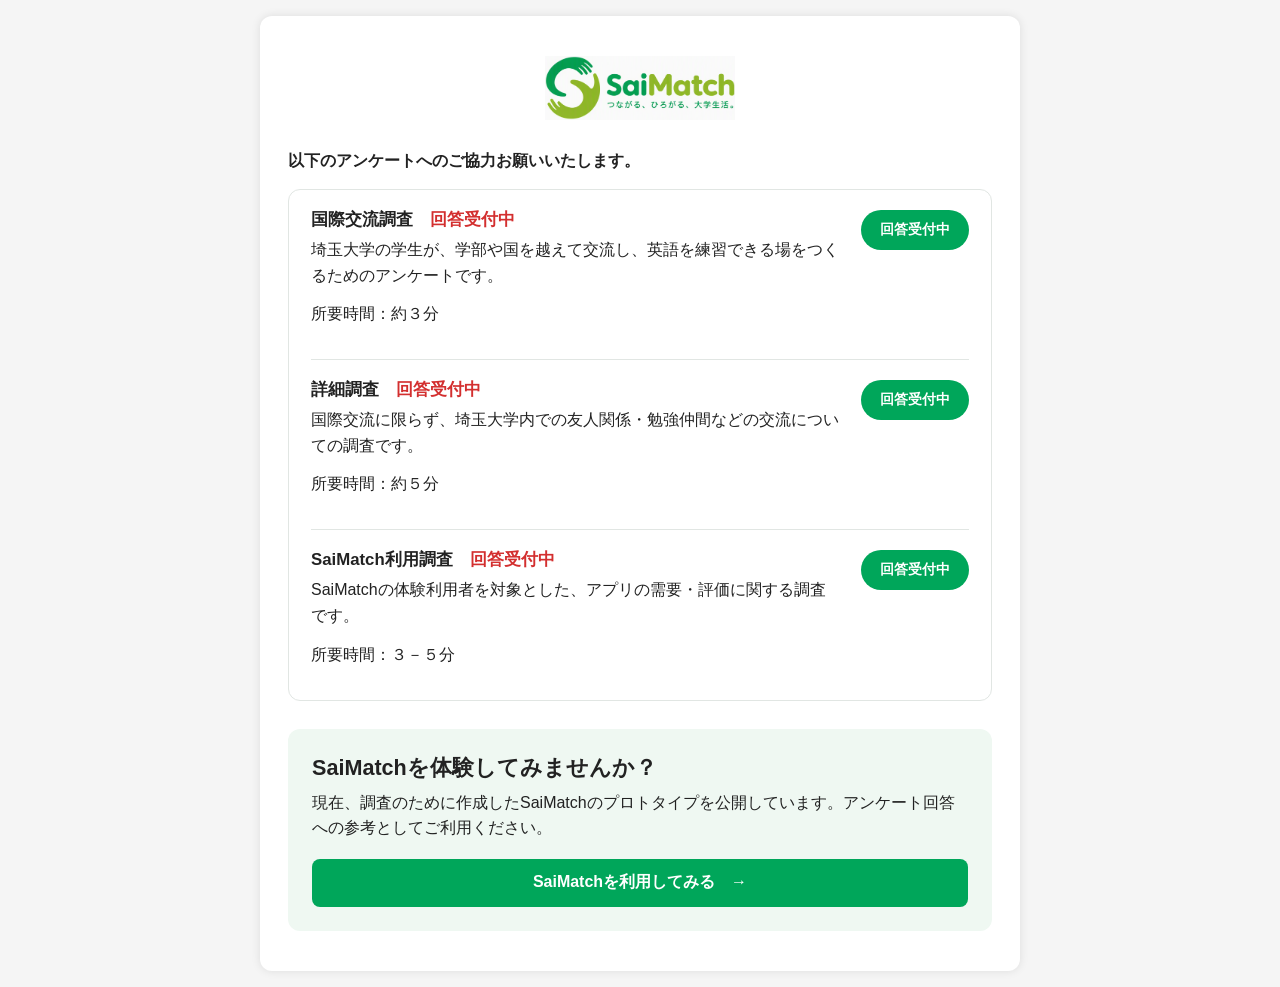
<file: index.html>
<!DOCTYPE html>
<html lang="ja">
<head>
    <meta charset="UTF-8">
    <meta name="viewport" content="width=device-width, initial-scale=1.0">
    <link rel="icon" href="./SaiMatch-favicon.ico" type="image/x-icon">
    <link rel="icon" href="./icon-192.png" type="image/png" sizes="192x192">
    <link rel="icon" href="./icon-512.png" type="image/png" sizes="512x512">
    <link rel="apple-touch-icon" href="./apple-touch-icon.png" sizes="180x180">
    <link rel="manifest" href="./site.webmanifest">
    <meta name="apple-mobile-web-app-capable" content="yes">
    <meta name="apple-mobile-web-app-title" content="SaiMatch">
    <meta name="apple-mobile-web-app-status-bar-style" content="default">
    <meta name="theme-color" content="#00a65a">
    <title>SaiMatch</title>
    <script>
        (function (w, d, s, l, i) {
            w[l] = w[l] || [];
            w[l].push({ "gtm.start": new Date().getTime(), event: "gtm.js" });
            var f = d.getElementsByTagName(s)[0];
            var j = d.createElement(s);
            var dl = l !== "dataLayer" ? "&l=" + l : "";
            j.async = true;
            j.src = "https://www.googletagmanager.com/gtm.js?id=" + i + dl;
            f.parentNode.insertBefore(j, f);
        })(window, document, "script", "dataLayer", "GTM-MD7WG4DV");
    </script>
    <style>
        * {
            box-sizing: border-box;
        }

        body {
            display: flex;
            align-items: center;
            justify-content: center;
            min-height: 100vh;
            margin: 0;
            padding: 16px;
            background-color: #f5f5f5;
            color: #222;
            font-family: Arial, sans-serif;
        }

        main {
            width: 100%;
            max-width: 760px;
            padding: 40px 28px;
            border-radius: 12px;
            background: #fff;
            box-shadow: 0 0 10px rgba(0, 0, 0, 0.1);
        }

        .logo {
            display: block;
            width: 190px;
            max-width: 70%;
            height: auto;
            margin: 0 auto 28px;
        }

        h1.surveyIntro {
            margin: 0;
            font-size: 1rem;
            font-weight: 600;
            line-height: 1.6;
            text-align: left;
        }

        .button {
            display: flex;
            align-items: center;
            justify-content: center;
            width: 100%;
            min-height: 48px;
            margin-top: 16px;
            padding: 12px 16px;
            border: 0;
            border-radius: 8px;
            background: #00a65a;
            color: #fff;
            font: inherit;
            font-size: 1rem;
            font-weight: bold;
            text-decoration: none;
            cursor: pointer;
        }

        .button:focus-visible {
            outline: 3px solid #222;
            outline-offset: 3px;
        }

        .surveyOption {
            display: flex;
            align-items: flex-start;
            justify-content: space-between;
            gap: 20px;
            padding: 18px 0;
            color: inherit;
            text-decoration: none;
            text-align: left;
        }

        a.surveyOption:focus-visible {
            outline: 3px solid #222;
            outline-offset: 4px;
            border-radius: 8px;
        }

        .surveyContent {
            flex: 1;
            min-width: 0;
        }

        .surveyList {
            margin-top: 16px;
            padding: 0 22px;
            border: 1px solid #e1e6e3;
            border-radius: 12px;
        }

        .surveyOption + .surveyOption {
            border-top: 1px solid #e1e6e3;
        }

        .surveyTitle {
            margin: 0 0 6px;
            font-size: 1.05rem;
            font-weight: 600;
        }

        .surveyStatus {
            color: #d32f2f;
        }

        .surveyDescription {
            margin: 0;
            line-height: 1.6;
        }

        .surveyOption .button {
            width: auto;
            min-width: 108px;
            min-height: 40px;
            flex: 0 0 auto;
            margin-top: 2px;
            padding: 8px 16px;
            border-radius: 999px;
            font-size: 0.875rem;
            font-weight: 700;
        }

        .appPromotion {
            margin-top: 28px;
            padding: 24px;
            border-radius: 12px;
            background: #eff8f2;
        }

        .appPromotion h2 {
            margin: 0;
            font-size: 1.35rem;
        }

        .appPromotion p {
            margin: 8px 0 0;
            line-height: 1.6;
        }

        .appPromotion .button {
            margin-top: 18px;
        }

        @media (max-width: 768px) {
            body {
                padding: 0;
            }

            main {
                display: flex;
                flex-direction: column;
                justify-content: center;
                min-height: 100vh;
                max-width: 100%;
                padding: 28px 16px;
                border-radius: 0;
                box-shadow: none;
            }

            .surveyList {
                padding: 0 16px;
            }

            .appPromotion {
                padding: 20px 16px;
            }
        }
    </style>
</head>
<body>
    <noscript>
        <iframe src="https://www.googletagmanager.com/ns.html?id=GTM-MD7WG4DV"
            height="0" width="0" style="display:none;visibility:hidden"></iframe>
    </noscript>
    <main>
        <img class="logo" src="./SaiMatch.png" alt="SaiMatch">
        <h1 class="surveyIntro">以下のアンケートへのご協力お願いいたします。</h1>
        <div class="surveyList">
            <a
                class="surveyOption"
                data-analytics-event="international_survey_click"
                href="https://docs.google.com/forms/d/e/1FAIpQLSelBO0WdM6uK-UgJqyDpehLtmt5JhVKnMgw-SY11RGfwKhrjQ/viewform?usp=dialog"
                aria-labelledby="internationalSurveyTitle"
                aria-describedby="internationalSurveyDescription">
                <div class="surveyContent">
                    <h2 class="surveyTitle" id="internationalSurveyTitle">国際交流調査　<span class="surveyStatus">回答受付中</span></h2>
                    <p class="surveyDescription" id="internationalSurveyDescription">
                        埼玉大学の学生が、学部や国を越えて交流し、英語を練習できる場をつくるためのアンケートです。
                    </p>
                    <p>所要時間：約３分</p>
                </div>
                <span class="button" aria-hidden="true">
                    回答受付中
                </span>
            </a>
            <a
                class="surveyOption"
                data-analytics-event="detailed_survey_click"
                href="https://docs.google.com/forms/d/e/1FAIpQLScNjD3u9nZ-uTHC2wsYWtdVUzub00qUPqc-qPqK5LcbOSAxqQ/viewform?usp=publish-editor"
                aria-labelledby="generalSurveyTitle"
                aria-describedby="generalSurveyDescription">
                <div class="surveyContent">
                    <h2 class="surveyTitle" id="generalSurveyTitle">詳細調査　<span class="surveyStatus">回答受付中</span></h2>
                    <p class="surveyDescription" id="generalSurveyDescription">
                        国際交流に限らず、埼玉大学内での友人関係・勉強仲間などの交流についての調査です。
                    </p>
                    <p>所要時間：約５分</p>
                </div>
                <span class="button" aria-hidden="true">
                    回答受付中
                </span>
            </a>
            <a
                class="surveyOption"
                data-analytics-event="saimatch_survey_click"
                href="https://docs.google.com/forms/d/e/1FAIpQLSdjcRpApzOpeZ5fgkSmJ7_zxi1VQ7-GAf51wrXHHOmZqWH_vw/viewform?usp=publish-editor"
                aria-labelledby="saimatchSurveyTitle"
                aria-describedby="saimatchSurveyDescription">
                <div class="surveyContent">
                    <h2 class="surveyTitle" id="saimatchSurveyTitle">SaiMatch利用調査　<span class="surveyStatus">回答受付中</span></h2>
                    <p class="surveyDescription" id="saimatchSurveyDescription">
                        SaiMatchの体験利用者を対象とした、アプリの需要・評価に関する調査です。
                    </p>
                    <p>所要時間：３－５分</p>
                </div>
                <span class="button" aria-hidden="true">
                    回答受付中
                </span>
            </a>
        </div>
        <section class="appPromotion">
            <h2>SaiMatchを体験してみませんか？</h2>
            <p>現在、調査のために作成したSaiMatchのプロトタイプを公開しています。アンケート回答への参考としてご利用ください。</p>
            <a class="button" href="./app.html">SaiMatchを利用してみる　→</a>
        </section>
    </main>
    <script>
        window.gtag = window.gtag || function () {
            window.dataLayer.push(arguments);
        };

        document.querySelectorAll("a[data-analytics-event]").forEach((link) => {
            link.addEventListener("click", (event) => {
                if (
                    event.button !== 0
                    || event.metaKey
                    || event.ctrlKey
                    || event.shiftKey
                    || event.altKey
                    || (link.target && link.target !== "_self")
                ) {
                    return;
                }

                event.preventDefault();
                let navigated = false;
                let navigationTimeout;
                const navigate = () => {
                    if (!navigated) {
                        navigated = true;
                        window.clearTimeout(navigationTimeout);
                        window.location.assign(link.href);
                    }
                };

                navigationTimeout = window.setTimeout(navigate, 2000);
                window.gtag("event", link.dataset.analyticsEvent, {
                    send_to: "G-SF1R9LH0NR",
                    event_callback: navigate,
                    event_timeout: 2000
                });
            });
        });
    </script>
</body>
</html>
</file>
